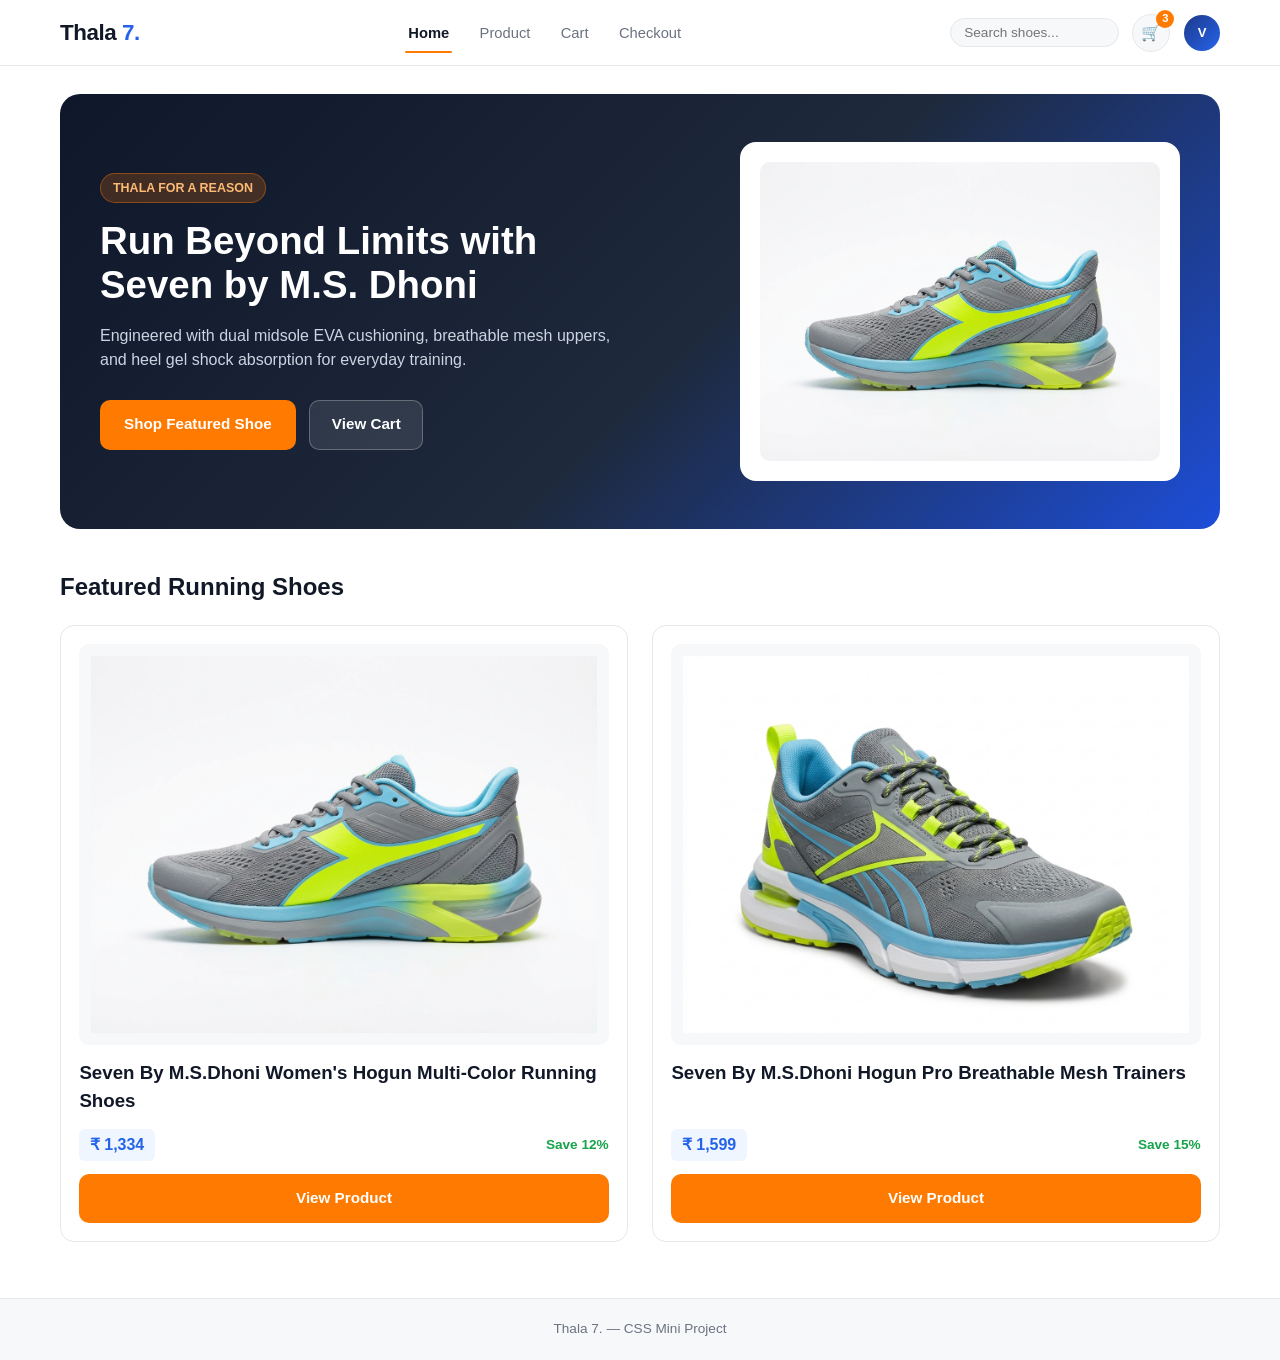
<file: index.html>
<!DOCTYPE html>
<html lang="en">
<head>
  <meta charset="UTF-8" />
  <meta name="viewport" content="width=device-width, initial-scale=1.0" />
  <title>Thala 7. | Landing Page</title>
  <link rel="stylesheet" href="styles.css" />
</head>
<body>
  <header class="site-header">
    <div class="header-inner">
      <a class="brand-logo" href="index.html">Thala <span>7.</span></a>
      <nav class="nav-links" aria-label="Primary Navigation">
        <a class="nav-link active" href="index.html">Home</a>
        <a class="nav-link " href="product.html">Product</a>
        <a class="nav-link " href="cart.html">Cart</a>
        <a class="nav-link " href="checkout.html">Checkout</a>
      </nav>
      <div class="header-actions">
        <div class="search-box">
          <input type="text" placeholder="Search shoes..." aria-label="Search shoes" />
        </div>
        <a class="cart-icon-btn" href="cart.html" aria-label="Shopping Cart">
          <span>&#128722;</span>
          <span class="cart-badge" id="header-cart-badge">2</span>
        </a>
        <div class="avatar-circle" title="User">V</div>
      </div>
    </div>
  </header>
  <main>
    <section class="hero-banner">
      <div class="hero-copy">
        <span class="hero-tag">Thala For A Reason</span>
        <h1>Run Beyond Limits with Seven by M.S. Dhoni</h1>
        <p>Engineered with dual midsole EVA cushioning, breathable mesh uppers, and heel gel shock absorption for everyday training.</p>
        <div class="hero-cta-group">
          <a class="btn-primary" href="product.html">Shop Featured Shoe</a>
          <a class="btn-outline-light" href="cart.html">View Cart</a>
        </div>
      </div>
      <div class="hero-image-wrap">
        <img src="shoe-side.jpg" alt="Seven By M.S.Dhoni Running Shoe" />
      </div>
    </section>

    <h2>Featured Running Shoes</h2>
    <div class="products-grid">
      <div class="product-card">
        <div class="product-card-img"><img src="shoe-side.jpg" alt="Hogun Multi-Color" /></div>
        <h3>Seven By M.S.Dhoni Women's Hogun Multi-Color Running Shoes</h3>
        <div class="product-card-meta"><span class="price-pill">₹ 1,334</span><span class="save-text">Save 12%</span></div>
        <a class="btn-primary" href="product.html">View Product</a>
      </div>
      <div class="product-card">
        <div class="product-card-img"><img src="shoe-front.jpg" alt="Hogun Pro" /></div>
        <h3>Seven By M.S.Dhoni Hogun Pro Breathable Mesh Trainers</h3>
        <div class="product-card-meta"><span class="price-pill">₹ 1,599</span><span class="save-text">Save 15%</span></div>
        <a class="btn-primary" href="product.html">View Product</a>
      </div>
    </div>
  </main>
  <footer>Thala 7. &mdash; CSS Mini Project</footer>
  <script src="app.js"></script>
</body>
</html>
</file>
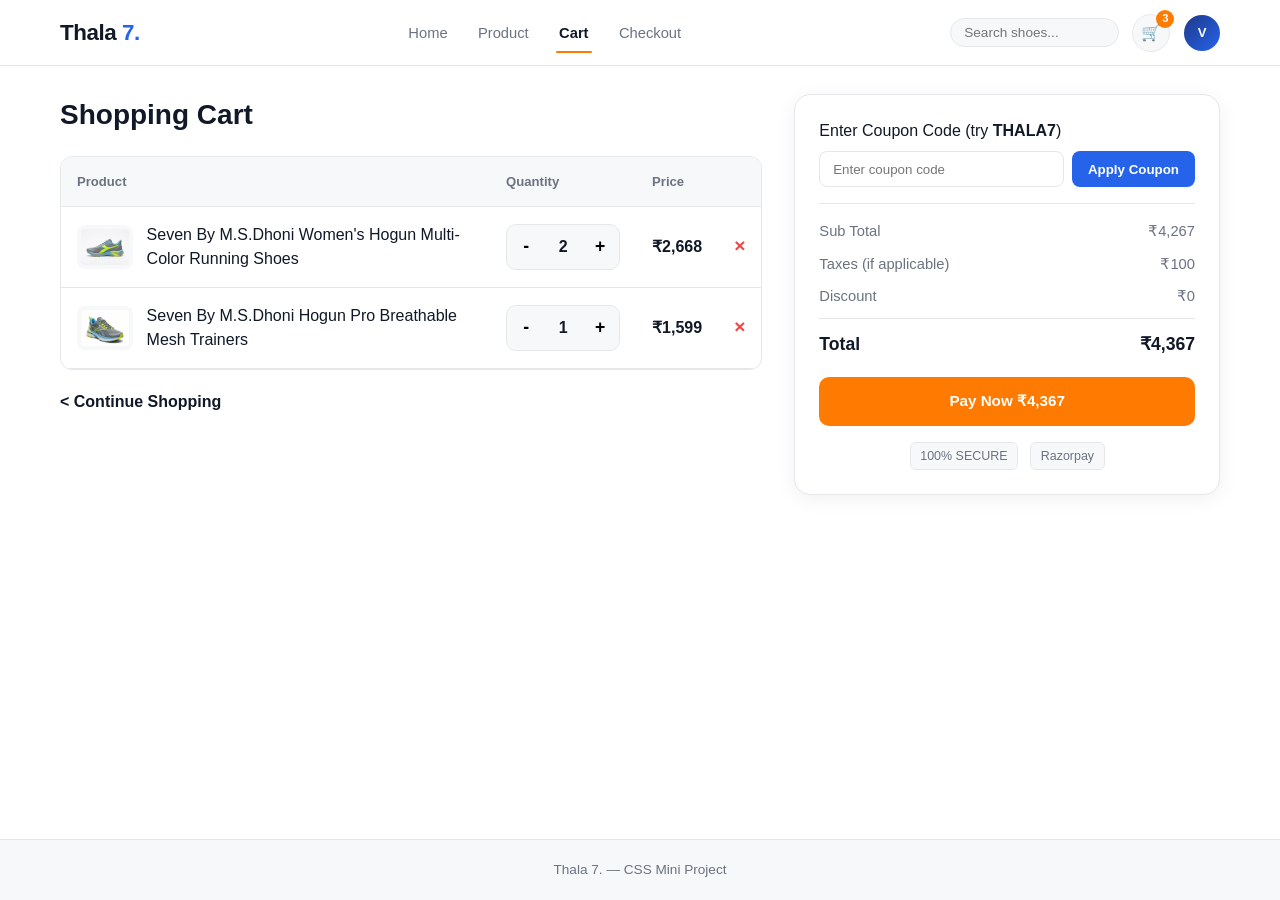
<file: cart.html>
<!DOCTYPE html>
<html lang="en">
<head>
  <meta charset="UTF-8" />
  <meta name="viewport" content="width=device-width, initial-scale=1.0" />
  <title>Thala 7. | Shopping Cart</title>
  <link rel="stylesheet" href="styles.css" />
</head>
<body>
  <header class="site-header">
    <div class="header-inner">
      <a class="brand-logo" href="index.html">Thala <span>7.</span></a>
      <nav class="nav-links" aria-label="Primary Navigation">
        <a class="nav-link " href="index.html">Home</a>
        <a class="nav-link " href="product.html">Product</a>
        <a class="nav-link active" href="cart.html">Cart</a>
        <a class="nav-link " href="checkout.html">Checkout</a>
      </nav>
      <div class="header-actions">
        <div class="search-box">
          <input type="text" placeholder="Search shoes..." aria-label="Search shoes" />
        </div>
        <a class="cart-icon-btn" href="cart.html" aria-label="Shopping Cart">
          <span>&#128722;</span>
          <span class="cart-badge" id="header-cart-badge">2</span>
        </a>
        <div class="avatar-circle" title="User">V</div>
      </div>
    </div>
  </header>
  <main>
    <div class="split-layout">
      <div class="left-container">
        <h1 class="page-heading">Shopping Cart</h1>
        <div class="cart-table-wrap">
          <table class="cart-table">
            <thead><tr><th>Product</th><th>Quantity</th><th>Price</th><th></th></tr></thead>
            <tbody id="cart-tbody"></tbody>
          </table>
        </div>
        <a class="continue-link" href="product.html">&lt; Continue Shopping</a>
      </div>
      <div class="right-container">
        <div class="summary-card">
          <label for="cart-coupon">Enter Coupon Code (try <strong>THALA7</strong>)</label>
          <div class="coupon-row">
            <input type="text" id="cart-coupon" placeholder="Enter coupon code" />
            <button class="btn-blue" type="button" onclick="applyCoupon('cart-coupon')">Apply Coupon</button>
          </div>
          <div class="summary-lines">
            <div class="summary-line"><span>Sub Total</span><span id="cart-subtotal">₹0</span></div>
            <div class="summary-line"><span>Taxes (if applicable)</span><span id="cart-taxes">₹100</span></div>
            <div class="summary-line"><span>Discount</span><span id="cart-discount">₹0</span></div>
            <div class="summary-line total"><span>Total</span><span id="cart-total">₹0</span></div>
          </div>
          <a class="btn-primary pay-now-full" href="checkout.html">Pay Now&nbsp;<span id="cart-pay-amount">₹0</span></a>
          <div class="trust-badges"><span class="badge-chip">100% SECURE</span><span class="badge-chip">Razorpay</span></div>
        </div>
      </div>
    </div>
  </main>
  <footer>Thala 7. &mdash; CSS Mini Project</footer>
  <script src="app.js"></script>
</body>
</html>
</file>
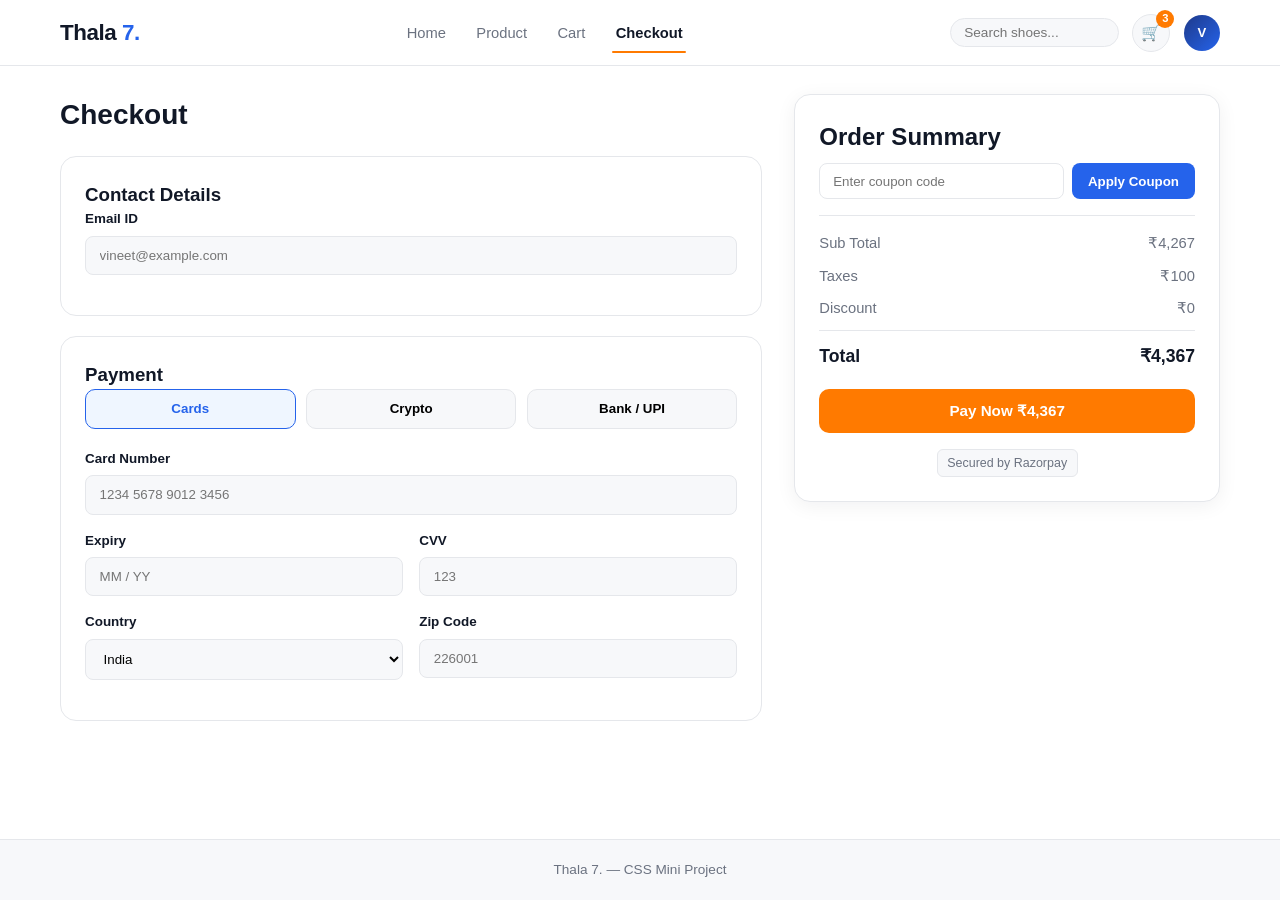
<file: checkout.html>
<!DOCTYPE html>
<html lang="en">
<head>
  <meta charset="UTF-8" />
  <meta name="viewport" content="width=device-width, initial-scale=1.0" />
  <title>Thala 7. | Checkout</title>
  <link rel="stylesheet" href="styles.css" />
</head>
<body>
  <header class="site-header">
    <div class="header-inner">
      <a class="brand-logo" href="index.html">Thala <span>7.</span></a>
      <nav class="nav-links" aria-label="Primary Navigation">
        <a class="nav-link " href="index.html">Home</a>
        <a class="nav-link " href="product.html">Product</a>
        <a class="nav-link " href="cart.html">Cart</a>
        <a class="nav-link active" href="checkout.html">Checkout</a>
      </nav>
      <div class="header-actions">
        <div class="search-box">
          <input type="text" placeholder="Search shoes..." aria-label="Search shoes" />
        </div>
        <a class="cart-icon-btn" href="cart.html" aria-label="Shopping Cart">
          <span>&#128722;</span>
          <span class="cart-badge" id="header-cart-badge">2</span>
        </a>
        <div class="avatar-circle" title="User">V</div>
      </div>
    </div>
  </header>
  <main>
    <div class="split-layout">
      <div class="left-container">
        <h1 class="page-heading">Checkout</h1>
        <div class="checkout-card">
          <h3>Contact Details</h3>
          <div class="form-group"><label for="checkout-email">Email ID</label><input type="email" id="checkout-email" placeholder="vineet@example.com" /></div>
        </div>
        <div class="checkout-card">
          <h3>Payment</h3>
          <div class="payment-tabs">
            <button type="button" class="payment-tab active" onclick="selectPaymentMethod(this, 'cards')">Cards</button>
            <button type="button" class="payment-tab" onclick="selectPaymentMethod(this, 'crypto')">Crypto</button>
            <button type="button" class="payment-tab" onclick="selectPaymentMethod(this, 'bank')">Bank / UPI</button>
          </div>
          <div id="payment-fields-cards">
            <div class="form-group"><label for="card-number">Card Number</label><input type="text" id="card-number" placeholder="1234 5678 9012 3456" /></div>
            <div class="form-row-2">
              <div class="form-group"><label for="card-expiry">Expiry</label><input type="text" id="card-expiry" placeholder="MM / YY" /></div>
              <div class="form-group"><label for="card-cvv">CVV</label><input type="password" id="card-cvv" placeholder="123" /></div>
            </div>
            <div class="form-row-2">
              <div class="form-group"><label for="card-country">Country</label><select id="card-country"><option>India</option><option>United States</option></select></div>
              <div class="form-group"><label for="card-zip">Zip Code</label><input type="text" id="card-zip" placeholder="226001" /></div>
            </div>
          </div>
          <div id="payment-fields-crypto" style="display:none;"><div class="form-group"><label>Wallet Address</label><input type="text" placeholder="0x71C...9A2F" /></div></div>
          <div id="payment-fields-bank" style="display:none;"><div class="form-group"><label>UPI ID</label><input type="text" placeholder="username@okaxis" /></div></div>
        </div>
      </div>
      <div class="right-container">
        <div class="summary-card">
          <h2>Order Summary</h2>
          <div class="coupon-row">
            <input type="text" id="checkout-coupon" placeholder="Enter coupon code" />
            <button class="btn-blue" type="button" onclick="applyCoupon('checkout-coupon')">Apply Coupon</button>
          </div>
          <div class="summary-lines">
            <div class="summary-line"><span>Sub Total</span><span id="checkout-subtotal">₹0</span></div>
            <div class="summary-line"><span>Taxes</span><span id="checkout-taxes">₹100</span></div>
            <div class="summary-line"><span>Discount</span><span id="checkout-discount">₹0</span></div>
            <div class="summary-line total"><span>Total</span><span id="checkout-total">₹0</span></div>
          </div>
          <button class="btn-primary pay-now-full" type="button" onclick="alert('Order placed successfully!')">Pay Now&nbsp;<span id="checkout-pay-amount">₹0</span></button>
          <div class="trust-badges"><span class="badge-chip">Secured by Razorpay</span></div>
        </div>
      </div>
    </div>
  </main>
  <footer>Thala 7. &mdash; CSS Mini Project</footer>
  <script src="app.js"></script>
</body>
</html>
</file>
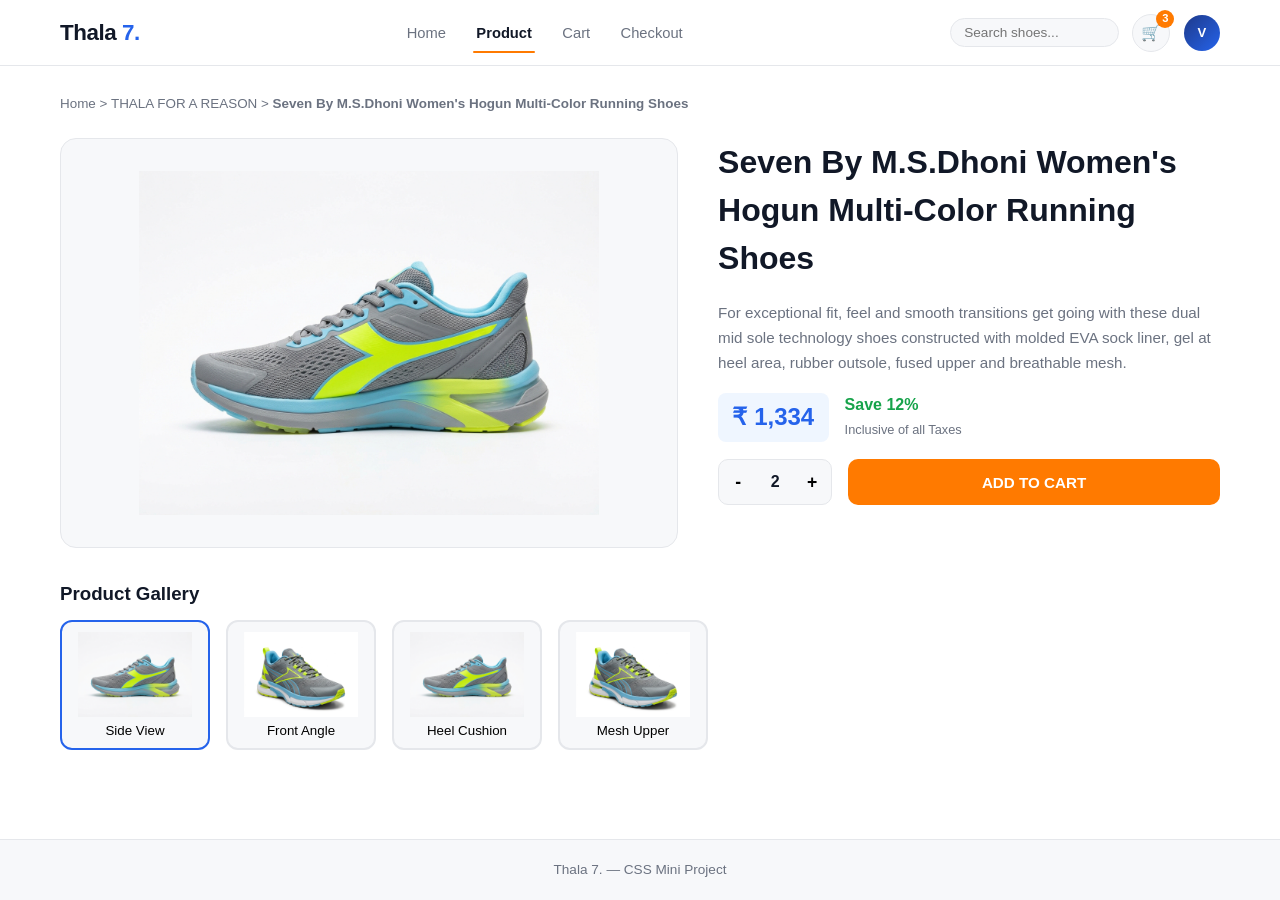
<file: product.html>
<!DOCTYPE html>
<html lang="en">
<head>
  <meta charset="UTF-8" />
  <meta name="viewport" content="width=device-width, initial-scale=1.0" />
  <title>Thala 7. | Product Display</title>
  <link rel="stylesheet" href="styles.css" />
</head>
<body>
  <header class="site-header">
    <div class="header-inner">
      <a class="brand-logo" href="index.html">Thala <span>7.</span></a>
      <nav class="nav-links" aria-label="Primary Navigation">
        <a class="nav-link " href="index.html">Home</a>
        <a class="nav-link active" href="product.html">Product</a>
        <a class="nav-link " href="cart.html">Cart</a>
        <a class="nav-link " href="checkout.html">Checkout</a>
      </nav>
      <div class="header-actions">
        <div class="search-box">
          <input type="text" placeholder="Search shoes..." aria-label="Search shoes" />
        </div>
        <a class="cart-icon-btn" href="cart.html" aria-label="Shopping Cart">
          <span>&#128722;</span>
          <span class="cart-badge" id="header-cart-badge">2</span>
        </a>
        <div class="avatar-circle" title="User">V</div>
      </div>
    </div>
  </header>
  <main>
    <div class="breadcrumb"><a href="index.html">Home</a> &gt; THALA FOR A REASON &gt; <strong>Seven By M.S.Dhoni Women's Hogun Multi-Color Running Shoes</strong></div>
    <div class="product-display-main">
      <div class="product-left-media">
        <img id="main-product-img" src="shoe-side.jpg" alt="Seven By M.S.Dhoni Women's Hogun Multi-Color Running Shoes" />
      </div>
      <div class="product-right-info">
        <h1>Seven By M.S.Dhoni Women's Hogun Multi-Color Running Shoes</h1>
        <p class="product-description">For exceptional fit, feel and smooth transitions get going with these dual mid sole technology shoes constructed with molded EVA sock liner, gel at heel area, rubber outsole, fused upper and breathable mesh.</p>
        <div class="price-sale-row">
          <span class="price-highlight">₹ 1,334</span>
          <div><span class="save-badge">Save 12%</span><span class="tax-note">Inclusive of all Taxes</span></div>
        </div>
        <div class="qty-cart-row">
          <div class="qty-select-box">
            <button type="button" onclick="changeProductQty(-1)">-</button>
            <span id="product-qty-val">2</span>
            <button type="button" onclick="changeProductQty(1)">+</button>
          </div>
          <button class="btn-primary add-to-cart-btn" type="button" onclick="addCurrentProductToCart()">ADD TO CART</button>
        </div>
      </div>
    </div>

    <h3>Product Gallery</h3>
    <div class="gallery-scroll-flex">
      <button type="button" class="gallery-thumb active" onclick="switchGalleryImage(this, 'shoe-side.jpg')"><img src="shoe-side.jpg" alt="Side View" /><span>Side View</span></button>
      <button type="button" class="gallery-thumb" onclick="switchGalleryImage(this, 'shoe-front.jpg')"><img src="shoe-front.jpg" alt="Front View" /><span>Front Angle</span></button>
      <button type="button" class="gallery-thumb" onclick="switchGalleryImage(this, 'shoe-side.jpg')"><img src="shoe-side.jpg" alt="Heel View" /><span>Heel Cushion</span></button>
      <button type="button" class="gallery-thumb" onclick="switchGalleryImage(this, 'shoe-front.jpg')"><img src="shoe-front.jpg" alt="Mesh View" /><span>Mesh Upper</span></button>
    </div>
  </main>
  <footer>Thala 7. &mdash; CSS Mini Project</footer>
  <script src="app.js"></script>
</body>
</html>
</file>
<file: styles.css>
/* Thala 7. CSS Mini Project Stylesheet */
:root {
  --bg: #ffffff;
  --surface: #f7f8fa;
  --surface-alt: #eef2f6;
  --border: #e5e7eb;
  --text: #111827;
  --muted: #6b7280;
  --primary: #2563eb;
  --primary-light: #eff6ff;
  --accent: #ff7a00;
  --accent-hover: #e56d00;
  --success: #16a34a;
  --danger: #ef4444;
  --radius: 12px;
  --shadow: 0 4px 20px rgba(17, 24, 39, 0.06);
}

* { box-sizing: border-box; margin: 0; padding: 0; }

body {
  font-family: 'Inter', -apple-system, BlinkMacSystemFont, sans-serif;
  background-color: var(--bg);
  color: var(--text);
  line-height: 1.5;
  min-height: 100vh;
  display: flex;
  flex-direction: column;
}

.site-header {
  position: sticky;
  top: 0;
  z-index: 50;
  background: rgba(255, 255, 255, 0.96);
  backdrop-filter: blur(8px);
  border-bottom: 1px solid var(--border);
}

.header-inner {
  max-width: 1200px;
  margin: 0 auto;
  padding: 0.85rem 1.25rem;
  display: flex;
  align-items: center;
  justify-content: space-between;
  gap: 1rem;
}

.brand-logo {
  font-size: 1.4rem;
  font-weight: 800;
  letter-spacing: -0.02em;
  color: var(--text);
  text-decoration: none;
}
.brand-logo span { color: var(--primary); }

.nav-links { display: flex; align-items: center; gap: 1.5rem; }

.nav-link {
  text-decoration: none;
  font-size: 0.92rem;
  font-weight: 500;
  color: var(--muted);
  padding: 0.35rem 0.2rem;
  position: relative;
}
.nav-link:hover, .nav-link.active { color: var(--text); font-weight: 600; }
.nav-link.active::after {
  content: '';
  position: absolute;
  left: 0; right: 0; bottom: -4px;
  height: 2px;
  background: var(--accent);
  border-radius: 2px;
}

.header-actions { display: flex; align-items: center; gap: 0.85rem; }

.search-box {
  display: flex;
  align-items: center;
  background: var(--surface);
  border: 1px solid var(--border);
  border-radius: 999px;
  padding: 0.4rem 0.85rem;
}
.search-box input {
  border: none; background: transparent; outline: none;
  font-size: 0.85rem; width: 140px; color: var(--text);
}

.cart-icon-btn {
  position: relative;
  background: var(--surface);
  border: 1px solid var(--border);
  border-radius: 999px;
  width: 38px; height: 38px;
  display: inline-flex; align-items: center; justify-content: center;
  text-decoration: none; color: var(--text);
}
.cart-badge {
  position: absolute; top: -5px; right: -5px;
  background: var(--accent); color: #fff;
  font-size: 0.7rem; font-weight: 700;
  min-width: 18px; height: 18px; border-radius: 999px;
  display: flex; align-items: center; justify-content: center;
}

.avatar-circle {
  width: 36px; height: 36px; border-radius: 50%;
  background: linear-gradient(135deg, #1e3a8a, #2563eb);
  color: #fff; font-size: 0.82rem; font-weight: 700;
  display: inline-flex; align-items: center; justify-content: center;
}

main {
  flex: 1;
  max-width: 1200px;
  width: 100%;
  margin: 0 auto;
  padding: 1.75rem 1.25rem 3.5rem;
}

/* Landing */
.hero-banner {
  background: linear-gradient(135deg, #0f172a 0%, #1e293b 55%, #1d4ed8 100%);
  color: #fff;
  border-radius: 20px;
  padding: 3rem 2.5rem;
  display: flex;
  align-items: center;
  justify-content: space-between;
  gap: 2.5rem;
  margin-bottom: 2.5rem;
}
.hero-copy { max-width: 520px; }
.hero-tag {
  display: inline-block;
  background: rgba(255, 122, 0, 0.2);
  color: #fdba74;
  border: 1px solid rgba(255, 122, 0, 0.4);
  font-size: 0.78rem; font-weight: 700; text-transform: uppercase;
  padding: 0.3rem 0.75rem; border-radius: 999px; margin-bottom: 1rem;
}
.hero-copy h1 { font-size: 2.4rem; font-weight: 800; line-height: 1.15; margin-bottom: 1rem; }
.hero-copy p { color: #cbd5e1; margin-bottom: 1.75rem; }
.hero-cta-group { display: flex; flex-wrap: wrap; gap: 0.85rem; }
.hero-image-wrap {
  flex: 1; max-width: 440px; background: #fff;
  border-radius: 16px; padding: 1.25rem;
}
.hero-image-wrap img { width: 100%; height: auto; display: block; border-radius: 10px; }

.btn-primary {
  background: var(--accent); color: #fff; border: none; border-radius: 10px;
  padding: 0.8rem 1.5rem; font-size: 0.95rem; font-weight: 700;
  cursor: pointer; text-decoration: none; display: inline-flex;
  align-items: center; justify-content: center;
}
.btn-primary:hover { background: var(--accent-hover); }

.btn-outline-light {
  background: rgba(255, 255, 255, 0.1); color: #fff;
  border: 1px solid rgba(255, 255, 255, 0.25); border-radius: 10px;
  padding: 0.8rem 1.35rem; font-size: 0.95rem; font-weight: 600; text-decoration: none;
}

.products-grid {
  display: grid;
  grid-template-columns: repeat(auto-fit, minmax(260px, 1fr));
  gap: 1.5rem;
  margin-top: 1.25rem;
}
.product-card {
  background: #fff; border: 1px solid var(--border);
  border-radius: 14px; padding: 1.15rem;
  display: flex; flex-direction: column; gap: 0.85rem;
}
.product-card-img {
  background: var(--surface); border-radius: 10px; padding: 0.75rem;
  aspect-ratio: 4 / 3; display: flex; align-items: center; justify-content: center;
}
.product-card-img img { width: 100%; height: 100%; object-fit: contain; }
.product-card-meta { display: flex; align-items: center; justify-content: space-between; margin-top: auto; }
.price-pill {
  background: var(--primary-light); color: var(--primary);
  font-weight: 700; padding: 0.25rem 0.65rem; border-radius: 6px;
}
.save-text { color: var(--success); font-weight: 600; font-size: 0.85rem; }

/* Product Display */
.breadcrumb { font-size: 0.84rem; color: var(--muted); margin-bottom: 1.5rem; }
.breadcrumb a { color: var(--muted); text-decoration: none; }
.product-display-main { display: flex; gap: 2.5rem; align-items: flex-start; margin-bottom: 2rem; }
.product-left-media {
  flex: 1.1; background: var(--surface); border: 1px solid var(--border);
  border-radius: 16px; padding: 2rem; display: flex; align-items: center; justify-content: center;
}
.product-left-media img { width: 100%; max-width: 460px; height: auto; object-fit: contain; }
.product-right-info { flex: 1; display: flex; flex-direction: column; gap: 1.1rem; }
.product-description { color: var(--muted); font-size: 0.95rem; line-height: 1.65; }
.price-sale-row { display: flex; align-items: center; gap: 1rem; }
.price-highlight {
  background: var(--primary-light); color: var(--primary);
  font-size: 1.5rem; font-weight: 800; padding: 0.4rem 0.9rem; border-radius: 8px;
}
.save-badge { color: var(--success); font-weight: 700; display: block; }
.tax-note { color: var(--muted); font-size: 0.8rem; }
.qty-cart-row { display: flex; align-items: center; gap: 1rem; flex-wrap: wrap; }
.qty-select-box {
  display: inline-flex; align-items: center;
  border: 1px solid var(--border); border-radius: 10px; background: var(--surface);
}
.qty-select-box button {
  width: 38px; height: 44px; border: none; background: transparent;
  font-size: 1.1rem; font-weight: 600; cursor: pointer;
}
.qty-select-box span { min-width: 36px; text-align: center; font-weight: 700; }
.add-to-cart-btn { flex: 1; min-width: 200px; height: 46px; }

.gallery-scroll-flex { display: flex; gap: 1rem; overflow-x: auto; padding-bottom: 0.5rem; margin-top: 0.75rem; }
.gallery-thumb {
  flex: 0 0 150px; background: var(--surface); border: 2px solid var(--border);
  border-radius: 12px; padding: 0.65rem; cursor: pointer;
  display: flex; flex-direction: column; align-items: center; gap: 0.35rem;
}
.gallery-thumb.active, .gallery-thumb:hover { border-color: var(--primary); }
.gallery-thumb img { width: 100%; height: 85px; object-fit: contain; }

/* Cart & Checkout */
.split-layout { display: flex; gap: 2rem; align-items: flex-start; }
.left-container { flex: 1.65; min-width: 0; }
.right-container { flex: 1; min-width: 300px; }
.page-heading { font-size: 1.75rem; font-weight: 800; margin-bottom: 1.25rem; }

.cart-table-wrap { border: 1px solid var(--border); border-radius: var(--radius); overflow-x: auto; }
.cart-table { width: 100%; border-collapse: collapse; text-align: left; }
.cart-table th { font-size: 0.82rem; color: var(--muted); padding: 0.9rem 1rem; background: var(--surface); border-bottom: 1px solid var(--border); }
.cart-table td { padding: 1rem; border-bottom: 1px solid var(--border); vertical-align: middle; }
.cart-item-info { display: flex; align-items: center; gap: 0.85rem; }
.cart-item-info img { width: 56px; height: 44px; object-fit: contain; background: var(--surface); border-radius: 8px; padding: 4px; }
.remove-btn { background: none; border: none; color: var(--danger); font-size: 1.2rem; font-weight: 700; cursor: pointer; }
.continue-link { display: inline-block; margin-top: 1.25rem; color: var(--text); font-weight: 600; text-decoration: none; }

.summary-card { background: #fff; border: 1px solid var(--border); border-radius: 16px; padding: 1.5rem; box-shadow: var(--shadow); }
.coupon-row { display: flex; gap: 0.5rem; margin: 0.5rem 0; }
.coupon-row input { flex: 1; border: 1px solid var(--border); border-radius: 8px; padding: 0.6rem 0.8rem; }
.btn-blue { background: var(--primary); color: #fff; border: none; border-radius: 8px; padding: 0.6rem 1rem; font-weight: 600; cursor: pointer; }
.summary-lines { border-top: 1px solid var(--border); padding-top: 1rem; display: flex; flex-direction: column; gap: 0.65rem; margin: 1rem 0 1.25rem; }
.summary-line { display: flex; justify-content: space-between; font-size: 0.92rem; color: var(--muted); }
.summary-line.total { border-top: 1px solid var(--border); padding-top: 0.75rem; font-size: 1.1rem; font-weight: 800; color: var(--text); }
.pay-now-full { width: 100%; }
.trust-badges { display: flex; justify-content: center; gap: 0.75rem; margin-top: 1rem; font-size: 0.78rem; color: var(--muted); }
.badge-chip { background: var(--surface); border: 1px solid var(--border); padding: 0.25rem 0.6rem; border-radius: 6px; }

.checkout-card { background: #fff; border: 1px solid var(--border); border-radius: 16px; padding: 1.5rem; margin-bottom: 1.25rem; }
.form-group { margin-bottom: 1rem; }
.form-group label { display: block; font-size: 0.84rem; font-weight: 600; margin-bottom: 0.4rem; }
.form-group input, .form-group select { width: 100%; padding: 0.7rem 0.85rem; border: 1px solid var(--border); border-radius: 8px; background: var(--surface); }
.form-row-2 { display: grid; grid-template-columns: 1fr 1fr; gap: 1rem; }
.payment-tabs { display: flex; gap: 0.65rem; margin-bottom: 1.25rem; }
.payment-tab { flex: 1; padding: 0.7rem; border: 1px solid var(--border); border-radius: 10px; background: var(--surface); font-weight: 600; cursor: pointer; }
.payment-tab.active { border-color: var(--primary); background: var(--primary-light); color: var(--primary); }

footer { border-top: 1px solid var(--border); background: var(--surface); padding: 1.25rem; text-align: center; font-size: 0.85rem; color: var(--muted); }

@media (max-width: 860px) {
  .hero-banner, .product-display-main, .split-layout { flex-direction: column; }
  .right-container { width: 100%; }
  .search-box { display: none; }
}
</file>
